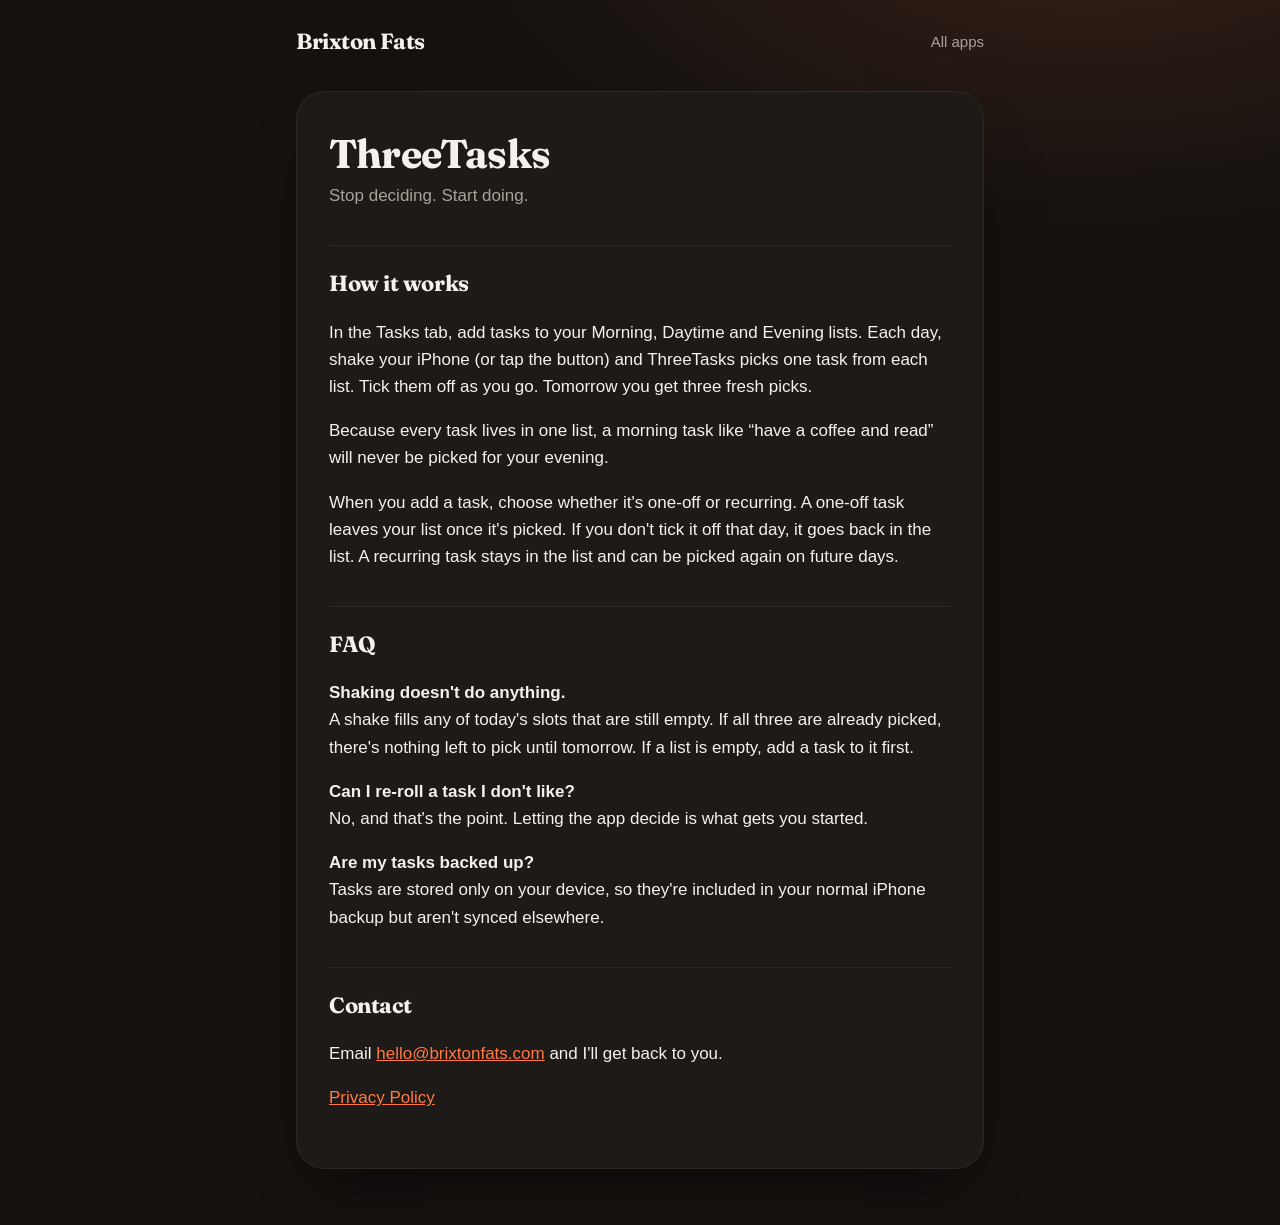
<file: index.html>
<!doctype html>
<html lang="en">
<head>
<meta charset="utf-8">
<meta name="viewport" content="width=device-width, initial-scale=1">
<title>ThreeTasks – Support</title>
<link rel="preconnect" href="https://fonts.googleapis.com">
<link rel="preconnect" href="https://fonts.gstatic.com" crossorigin>
<link href="https://fonts.googleapis.com/css2?family=Fraunces:opsz,wght@9..144,600;9..144,700&display=swap" rel="stylesheet">
<link rel="stylesheet" href="style.css">
</head>
<body>
<header class="top"><a class="wordmark" href="/">Brixton Fats</a><a class="back" href="/">All apps</a></header>
<main>
<h1>ThreeTasks</h1>
<p class="muted">Stop deciding. Start doing.</p>

<h2>How it works</h2>
<p>In the Tasks tab, add tasks to your Morning, Daytime and Evening lists. Each day, shake your iPhone (or tap the button) and ThreeTasks picks one task from each list. Tick them off as you go. Tomorrow you get three fresh picks.</p>
<p>Because every task lives in one list, a morning task like “have a coffee and read” will never be picked for your evening.</p>

<p>When you add a task, choose whether it's one-off or recurring. A one-off task leaves your list once it's picked. If you don't tick it off that day, it goes back in the list. A recurring task stays in the list and can be picked again on future days.</p>

<h2>FAQ</h2>
<p><strong>Shaking doesn't do anything.</strong><br>A shake fills any of today's slots that are still empty. If all three are already picked, there's nothing left to pick until tomorrow. If a list is empty, add a task to it first.</p>
<p><strong>Can I re-roll a task I don't like?</strong><br>No, and that's the point. Letting the app decide is what gets you started.</p>
<p><strong>Are my tasks backed up?</strong><br>Tasks are stored only on your device, so they're included in your normal iPhone backup but aren't synced elsewhere.</p>

<h2>Contact</h2>
<p>Email <a href="mailto:hello@brixtonfats.com">hello@brixtonfats.com</a> and I'll get back to you.</p>
<p><a href="privacy.html">Privacy Policy</a></p>
</main></body>
</html>
</file>
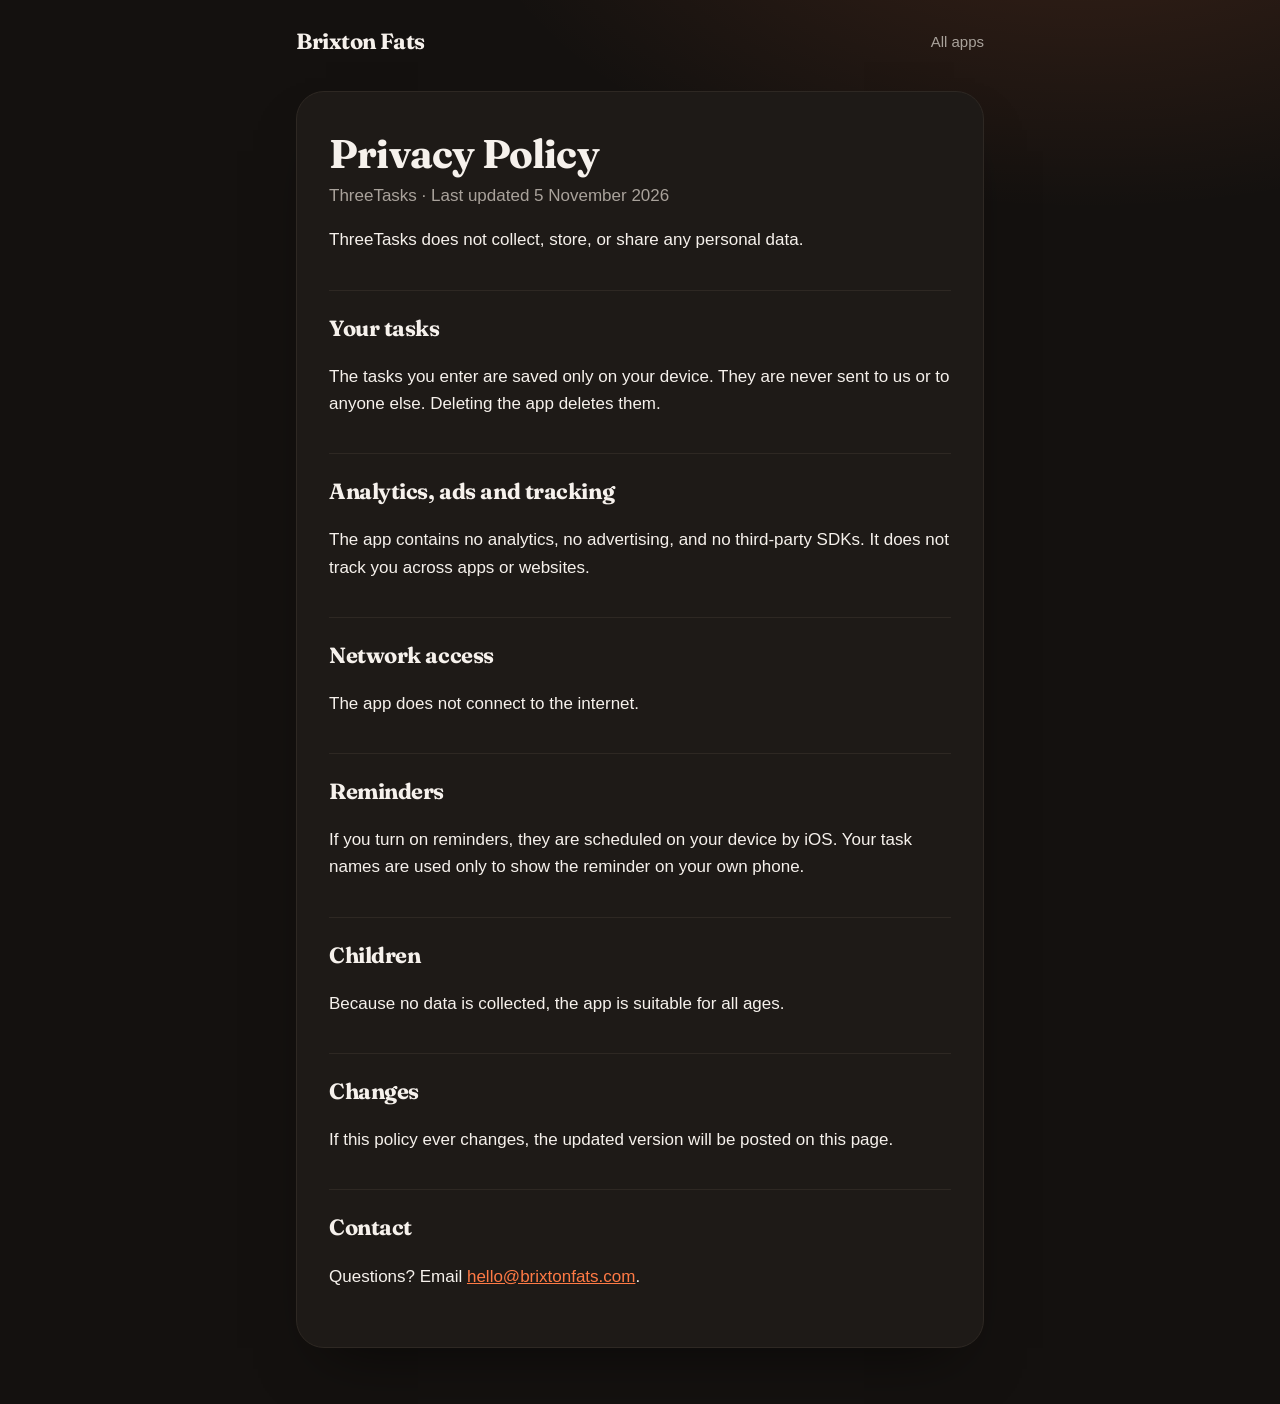
<file: privacy.html>
<!doctype html>
<html lang="en">
<head>
<meta charset="utf-8">
<meta name="viewport" content="width=device-width, initial-scale=1">
<title>ThreeTasks – Privacy Policy</title>
<link rel="preconnect" href="https://fonts.googleapis.com">
<link rel="preconnect" href="https://fonts.gstatic.com" crossorigin>
<link href="https://fonts.googleapis.com/css2?family=Fraunces:opsz,wght@9..144,600;9..144,700&display=swap" rel="stylesheet">
<link rel="stylesheet" href="style.css">
</head>
<body>
<header class="top"><a class="wordmark" href="/">Brixton Fats</a><a class="back" href="/">All apps</a></header>
<main>
<h1>Privacy Policy</h1>
<p class="muted">ThreeTasks · Last updated 5 November 2026</p>

<p>ThreeTasks does not collect, store, or share any personal data.</p>

<h2>Your tasks</h2>
<p>The tasks you enter are saved only on your device. They are never sent to us or to anyone else. Deleting the app deletes them.</p>

<h2>Analytics, ads and tracking</h2>
<p>The app contains no analytics, no advertising, and no third-party SDKs. It does not track you across apps or websites.</p>

<h2>Network access</h2>
<p>The app does not connect to the internet.</p>

<h2>Reminders</h2>
<p>If you turn on reminders, they are scheduled on your device by iOS. Your task names are used only to show the reminder on your own phone.</p>

<h2>Children</h2>
<p>Because no data is collected, the app is suitable for all ages.</p>

<h2>Changes</h2>
<p>If this policy ever changes, the updated version will be posted on this page.</p>

<h2>Contact</h2>
<p>Questions? Email <a href="mailto:hello@brixtonfats.com">hello@brixtonfats.com</a>.</p>
</main></body>
</html>
</file>
<file: style.css>
/* Matches brixtonfats.com: always dark. */
:root {
  color-scheme: dark;
  --bg: #14110f;
  --surface: #1e1a17;
  --fg: #f6f1ec;
  --muted: #a9a29b;
  --line: #2e2823;
  --accent: #ff7a45;
  --glow: rgba(255, 122, 69, 0.16);
}
* { box-sizing: border-box; }
body {
  margin: 0;
  background: radial-gradient(900px 500px at 85% -10%, var(--glow), transparent 70%), var(--bg);
  color: var(--fg);
  font: 17px/1.6 -apple-system, BlinkMacSystemFont, "Segoe UI", "Helvetica Neue", sans-serif;
  -webkit-font-smoothing: antialiased;
}
a { color: var(--accent); }
h1, h2, .wordmark { font-family: "Fraunces", Georgia, serif; letter-spacing: -0.02em; }

.top { max-width: 720px; margin: 0 auto; padding: 24px 16px; display: flex; justify-content: space-between; align-items: center; }
.wordmark { font-size: 22px; font-weight: 700; color: var(--fg); text-decoration: none; }
.back { color: var(--muted); text-decoration: none; font-size: 15px; }
.back:hover { color: var(--fg); }

main {
  max-width: 688px; margin: 8px auto 56px; padding: 40px 32px;
  background: var(--surface); border: 1px solid var(--line); border-radius: 28px;
  box-shadow: 0 30px 60px -30px rgba(0, 0, 0, 0.6);
}
h1 { font-size: 40px; line-height: 1.1; margin: 0 0 6px; }
h2 { font-size: 22px; margin: 36px 0 8px; padding-top: 20px; border-top: 1px solid var(--line); }
.muted { color: var(--muted); margin-top: 0; }
strong { color: var(--fg); }

@media (max-width: 720px) {
  main { margin: 0 16px 40px; padding: 28px 20px; border-radius: 22px; }
  h1 { font-size: 32px; }
}
</file>
